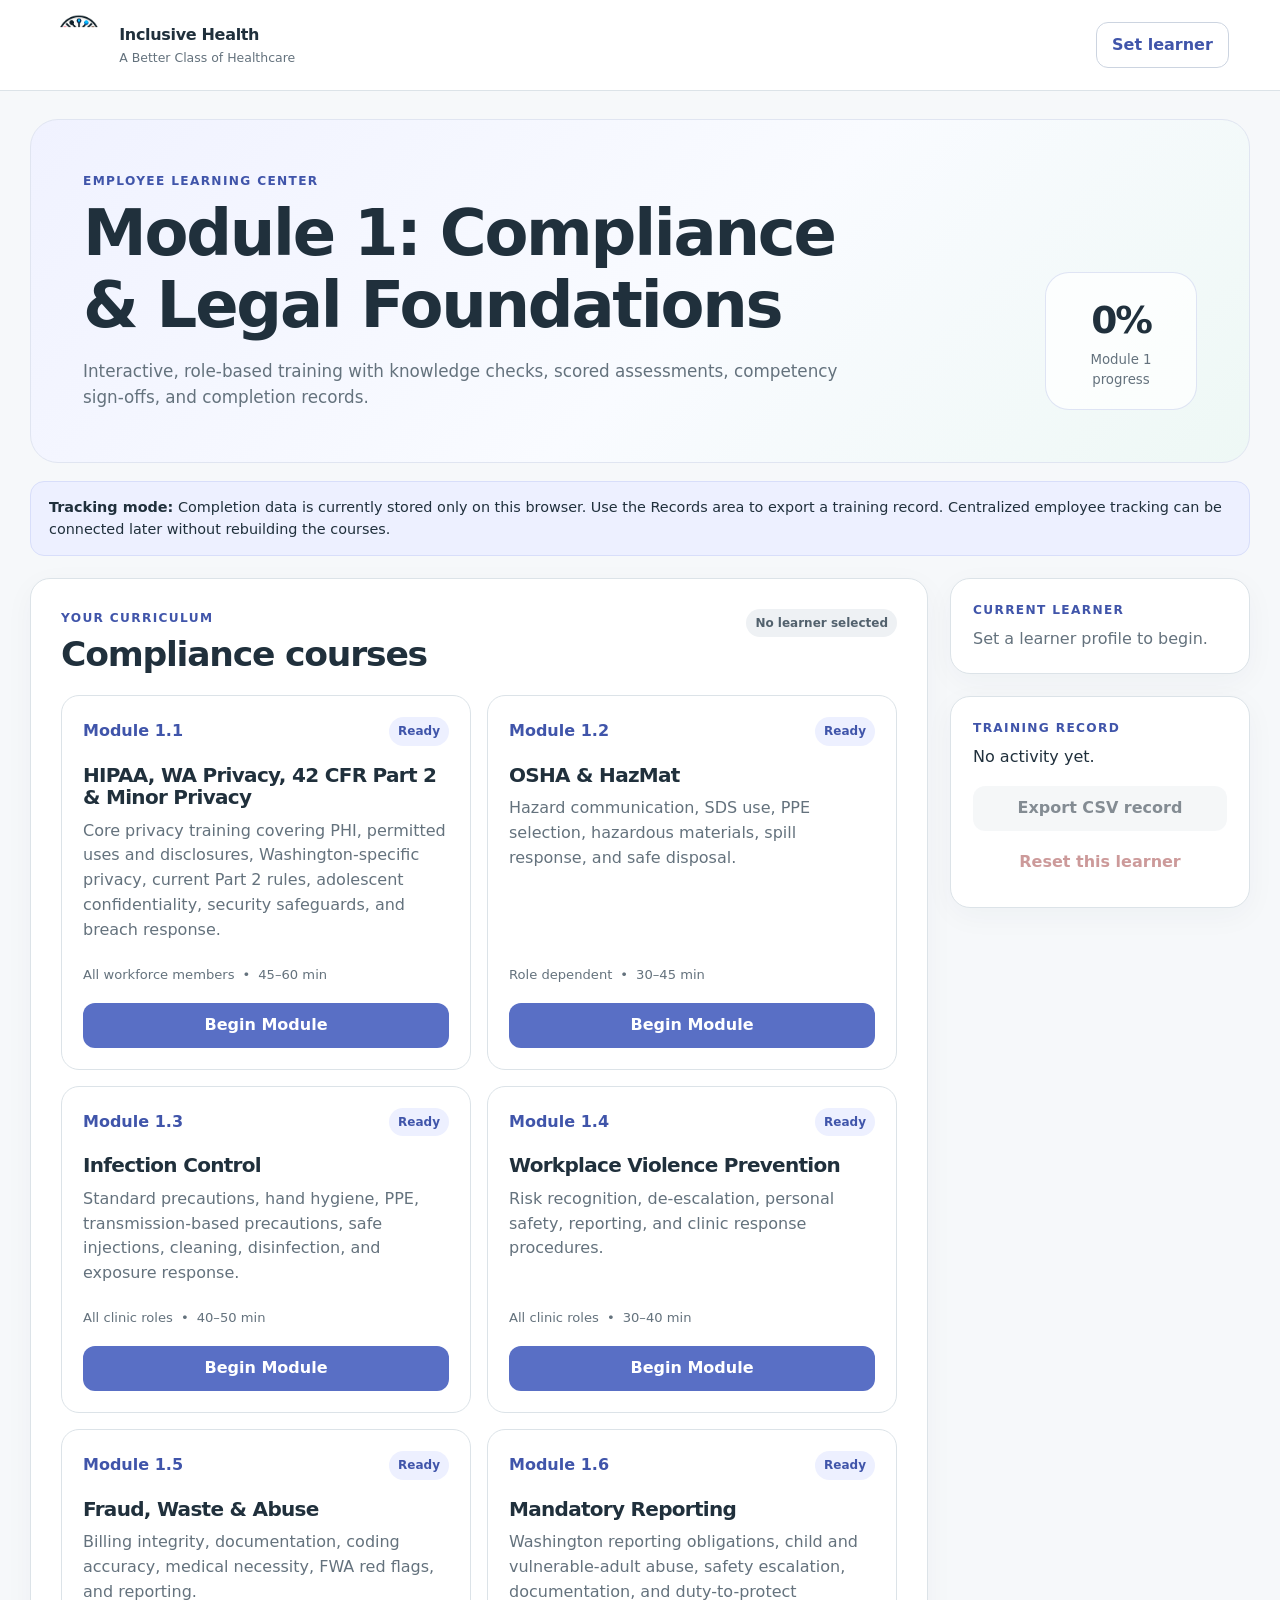
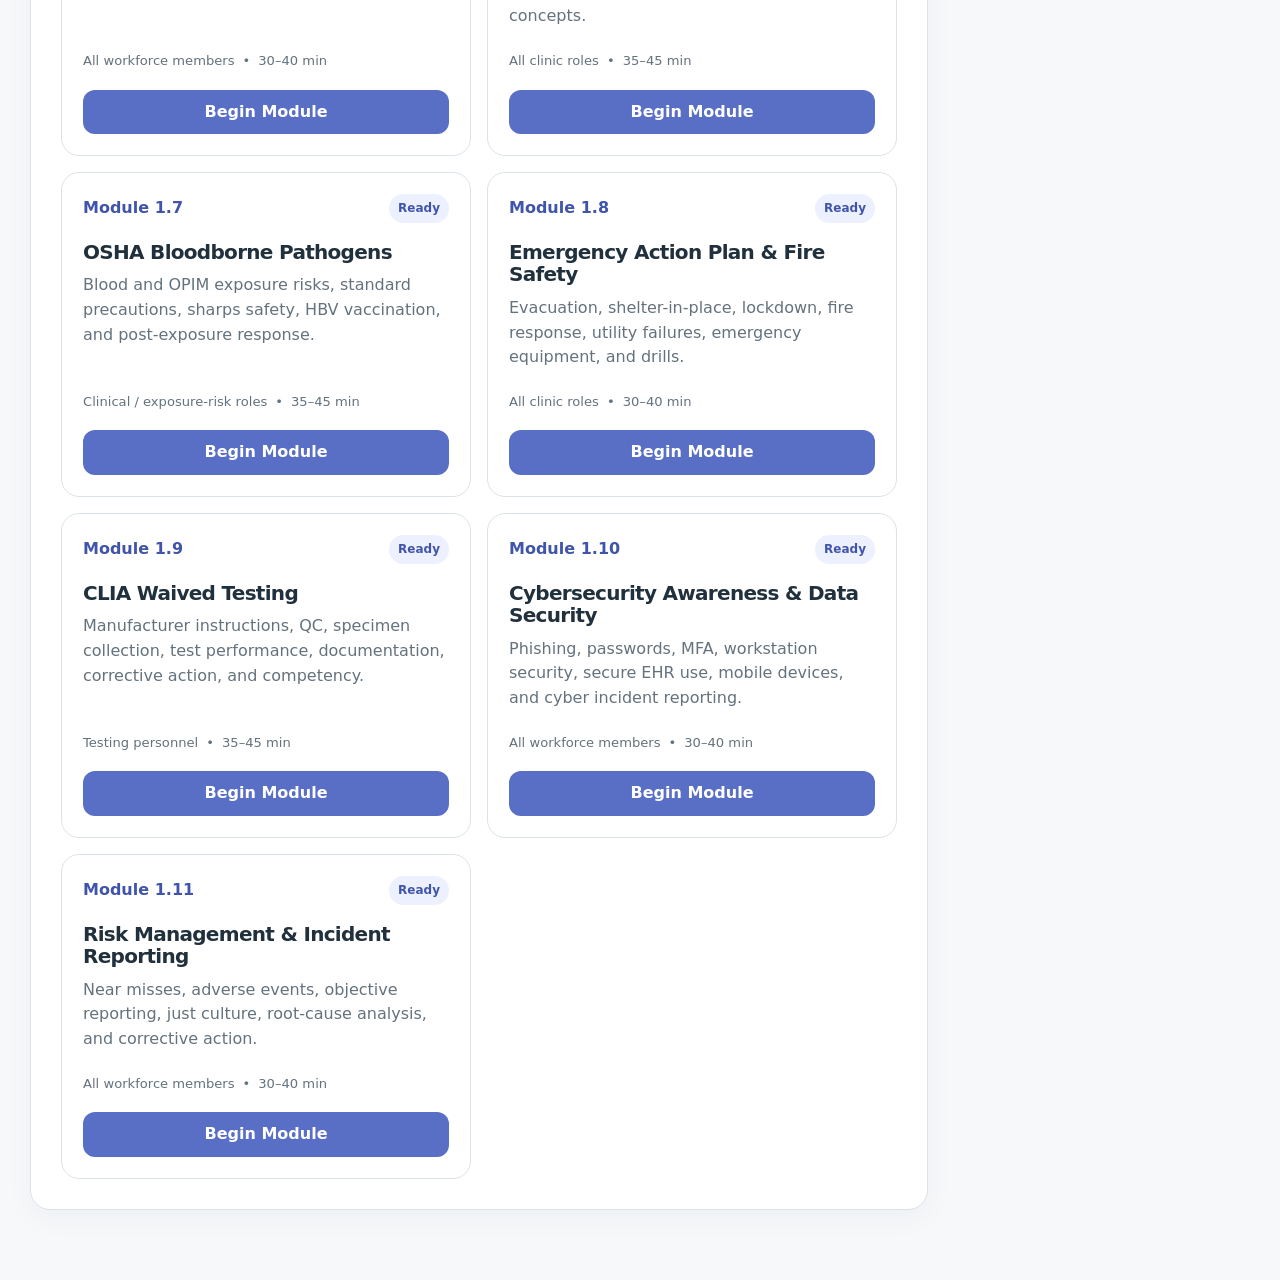
<file: index.html>
<!doctype html>
<html lang="en">
<head>
  <meta charset="utf-8" />
  <meta name="viewport" content="width=device-width, initial-scale=1" />
  <meta name="description" content="Inclusive Health employee compliance training" />
  <title>Inclusive Health Training | Module 1</title>
  <link rel="stylesheet" href="styles.css" />
</head>
<body>
  <header class="site-header">
    <div class="brand-wrap">
      <img src="inclusive-health-logo-header.png" alt="Inclusive Health" style="width:56px;height:62px;object-fit:contain;flex:0 0 auto;" />
      <div>
        <div class="brand-name">Inclusive Health</div>
        <div class="brand-tagline">A Better Class of Healthcare</div>
      </div>
    </div>
    <button id="learnerButton" class="ghost-button" type="button">Set learner</button>
  </header>

  <main id="app" class="app-shell" tabindex="-1">
    <section class="hero">
      <div>
        <p class="eyebrow">Employee Learning Center</p>
        <h1>Module 1: Compliance &amp; Legal Foundations</h1>
        <p class="hero-copy">Interactive, role-based training with knowledge checks, scored assessments, competency sign-offs, and completion records.</p>
      </div>
      <div class="hero-stat" aria-live="polite">
        <span id="overallProgressValue">0%</span>
        <small>Module 1 progress</small>
      </div>
    </section>

    <section id="localTrackingNotice" class="notice notice-info">
      <strong>Tracking mode:</strong> Completion data is currently stored only on this browser. Use the Records area to export a training record. Centralized employee tracking can be connected later without rebuilding the courses.
    </section>

    <section class="dashboard-grid">
      <div class="dashboard-main">
        <section class="section-card">
          <div class="section-heading-row">
            <div>
              <p class="eyebrow">Your curriculum</p>
              <h2>Compliance courses</h2>
            </div>
            <span id="learnerSummary" class="pill">No learner selected</span>
          </div>
          <div id="moduleGrid" class="module-grid"></div>
        </section>
      </div>

      <aside class="dashboard-side">
        <section class="section-card compact-card">
          <p class="eyebrow">Current learner</p>
          <div id="learnerCard" class="learner-card empty-state">Set a learner profile to begin.</div>
        </section>

        <section class="section-card compact-card">
          <p class="eyebrow">Training record</p>
          <div id="recordSummary" class="record-summary">No activity yet.</div>
          <div class="button-stack">
            <button id="exportCsvButton" class="secondary-button" type="button" disabled>Export CSV record</button>
            <button id="resetButton" class="text-button danger-text" type="button" disabled>Reset this learner</button>
          </div>
        </section>
      </aside>
    </section>
  </main>

  <div id="modalBackdrop" class="modal-backdrop hidden" aria-hidden="true"></div>

  <section id="learnerModal" class="modal hidden" role="dialog" aria-modal="true" aria-labelledby="learnerModalTitle">
    <div class="modal-header">
      <div>
        <p class="eyebrow">Learner profile</p>
        <h2 id="learnerModalTitle">Who is completing training?</h2>
      </div>
      <button class="icon-button" data-close-modal type="button" aria-label="Close">×</button>
    </div>
    <form id="learnerForm" class="form-grid">
      <label>
        Employee name
        <input id="learnerName" name="name" autocomplete="name" required maxlength="80" />
      </label>
      <label>
        Employee ID or initials <span class="optional">optional</span>
        <input id="learnerId" name="employeeId" maxlength="40" />
      </label>
      <label>
        Role
        <select id="learnerRole" name="role" required>
          <option value="">Choose a role</option>
          <option value="reception">Reception / Front Desk</option>
          <option value="ma">Medical Assistant / Clinical Support</option>
          <option value="provider">Provider</option>
          <option value="management">Management / Leadership</option>
        </select>
      </label>
      <div class="modal-actions">
        <button class="primary-button" type="submit">Save learner</button>
      </div>
    </form>
  </section>

  <section id="courseModal" class="course-modal hidden" role="dialog" aria-modal="true" aria-labelledby="courseTitle">
    <div class="course-topbar">
      <div>
        <p id="courseKicker" class="eyebrow"></p>
        <h2 id="courseTitle"></h2>
      </div>
      <button class="icon-button" data-close-course type="button" aria-label="Exit course">×</button>
    </div>
    <div class="course-layout">
      <nav class="course-nav" aria-label="Course lessons">
        <div id="courseProgressText" class="course-progress-text"></div>
        <div class="progress-track"><div id="courseProgressBar" class="progress-bar"></div></div>
        <div id="lessonNav" class="lesson-nav"></div>
      </nav>
      <article id="lessonContent" class="lesson-content" tabindex="-1"></article>
    </div>
  </section>

  <template id="moduleCardTemplate">
    <article class="module-card">
      <div class="module-card-top">
        <span class="module-number"></span>
        <span class="module-status pill"></span>
      </div>
      <h3 class="module-title"></h3>
      <p class="module-description"></p>
      <div class="module-meta"></div>
      <button class="module-action primary-button" type="button"></button>
    </article>
  </template>

  <script src="content.js"></script>
  <script src="app.js"></script>
  <script src="course-guards.js"></script>
  <script src="main-navigation.js"></script>
</body>
</html>
</file>
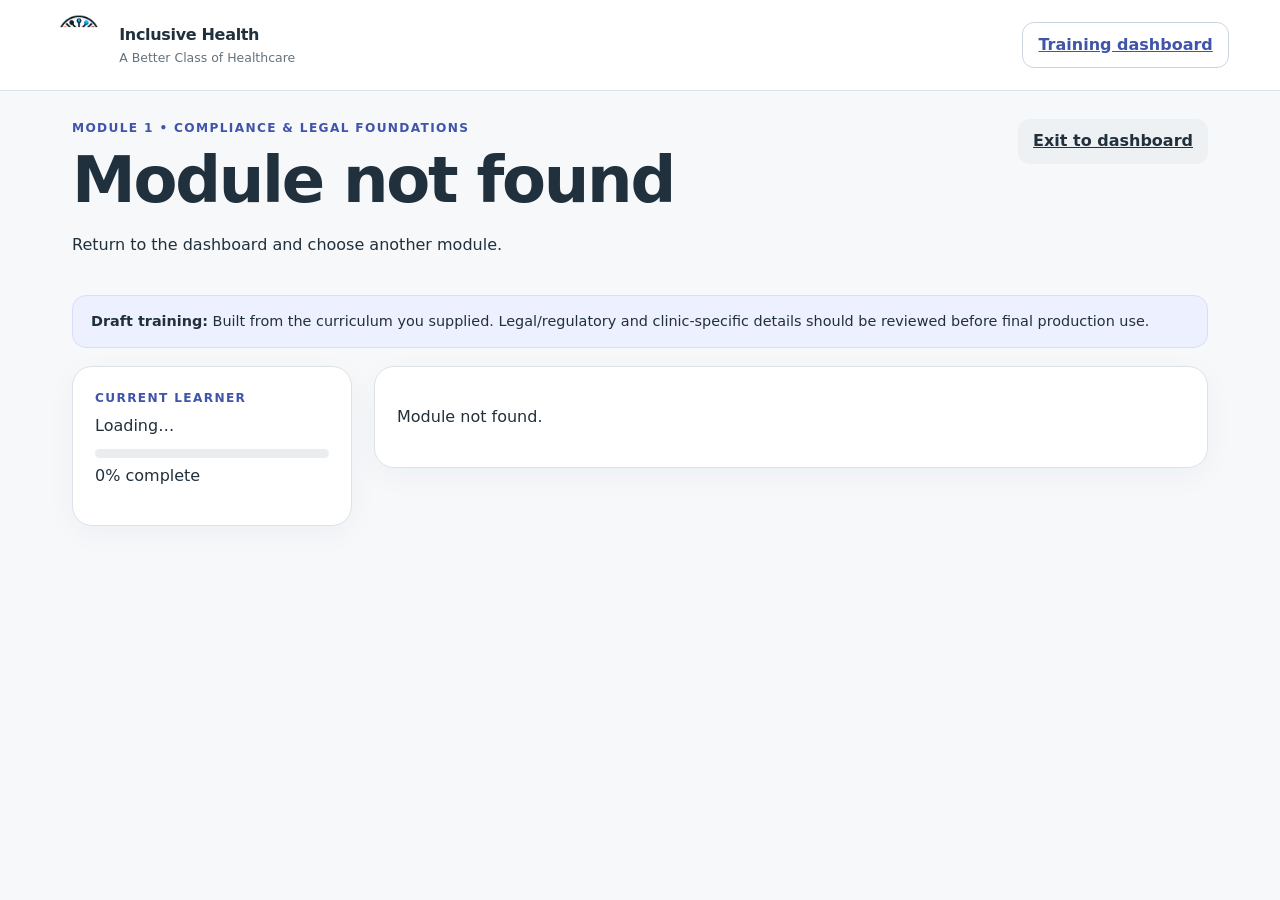
<file: module-hub.html>
<!doctype html>
<html lang="en">
<head>
  <meta charset="utf-8" />
  <meta name="viewport" content="width=device-width, initial-scale=1" />
  <title>Inclusive Health Training | Module</title>
  <link rel="stylesheet" href="styles.css" />
  <style>
    .course-page{max-width:1180px;margin:0 auto;padding:28px 22px 64px}.course-page-head{display:flex;justify-content:space-between;gap:24px;align-items:flex-start;margin-bottom:22px}.course-page-grid{display:grid;grid-template-columns:280px minmax(0,1fr);gap:22px;align-items:start}.course-sidebar{position:sticky;top:18px}.course-sidebar .section-card,.course-main .section-card{padding:22px}.course-nav-list{display:grid;gap:8px;margin-top:14px}.course-nav-list button{width:100%;text-align:left;border:1px solid var(--border-color,#d9dfe5);background:transparent;border-radius:10px;padding:10px 12px;cursor:pointer}.course-nav-list button.active{font-weight:700;border-color:#5969c7}.course-nav-list button.done::after{content:" ✓"}.course-progress-line{height:9px;background:#e9edef;border-radius:999px;overflow:hidden;margin:10px 0 6px}.course-progress-line>div{height:100%;width:0;background:#5969c7;transition:width .2s ease}.lesson-actions{margin-top:26px;display:flex;justify-content:space-between;gap:12px;flex-wrap:wrap}.lesson-actions>div{display:flex;gap:10px;flex-wrap:wrap}.choice-list{display:grid;gap:10px;margin:12px 0}.choice-row{display:flex;gap:10px;align-items:flex-start;padding:10px 12px;border:1px solid #dfe4e8;border-radius:10px}.quiz-question{padding:16px 0;border-bottom:1px solid #e3e7ea}.score-big{font-size:3rem;font-weight:800;margin:.25rem 0}.certificate{text-align:center;border:2px solid #cfd8dc;border-radius:18px;padding:34px;margin:12px 0}.certificate-name{font-size:2rem;font-weight:800;margin:14px 0}.ack-row{display:flex;gap:12px;align-items:flex-start;padding:18px;border:1px solid #dfe4e8;border-radius:12px;margin:18px 0}.hidden{display:none!important}@media(max-width:820px){.course-page-grid{grid-template-columns:1fr}.course-sidebar{position:static}.course-page-head{flex-direction:column}}@media print{.site-header,.course-sidebar,.course-page-head,.lesson-actions,#printCertificate{display:none!important}.course-page-grid{display:block}.course-main .section-card{box-shadow:none;border:0}.course-page{padding:0}}
  </style>
</head>
<body>
  <header class="site-header"><div class="brand-wrap"><img src="inclusive-health-logo-header.png" alt="Inclusive Health" style="width:56px;height:62px;object-fit:contain;flex:0 0 auto;" /><div><div class="brand-name">Inclusive Health</div><div class="brand-tagline">A Better Class of Healthcare</div></div></div><a class="ghost-button" href="index.html">Training dashboard</a></header>
  <main class="course-page">
    <div class="course-page-head"><div><p class="eyebrow">Module 1 • Compliance &amp; Legal Foundations</p><h1 id="moduleTitle">Module</h1><p id="moduleDescription"></p></div><a class="secondary-button" href="index.html">Exit to dashboard</a></div>
    <div id="noLearner" class="notice notice-warning hidden">No learner profile is selected. Return to the dashboard and set a learner before starting this module.</div>
    <div class="notice notice-info" style="margin-bottom:18px"><strong>Draft training:</strong> Built from the curriculum you supplied. Legal/regulatory and clinic-specific details should be reviewed before final production use.</div>
    <div class="course-page-grid">
      <aside class="course-sidebar"><section class="section-card"><p class="eyebrow">Current learner</p><div id="learnerIdentity">Loading…</div><div class="course-progress-line"><div id="progressBar"></div></div><div id="progressText">0% complete</div><nav id="lessonNav" class="course-nav-list" aria-label="Module lessons"></nav></section></aside>
      <section class="course-main"><article id="lessonHost" class="section-card" tabindex="-1"></article></section>
    </div>
  </main>
  <script src="content.js"></script>
  <script src="module-data.js"></script>
  <script src="module-hub.js"></script>
</body>
</html>
</file>
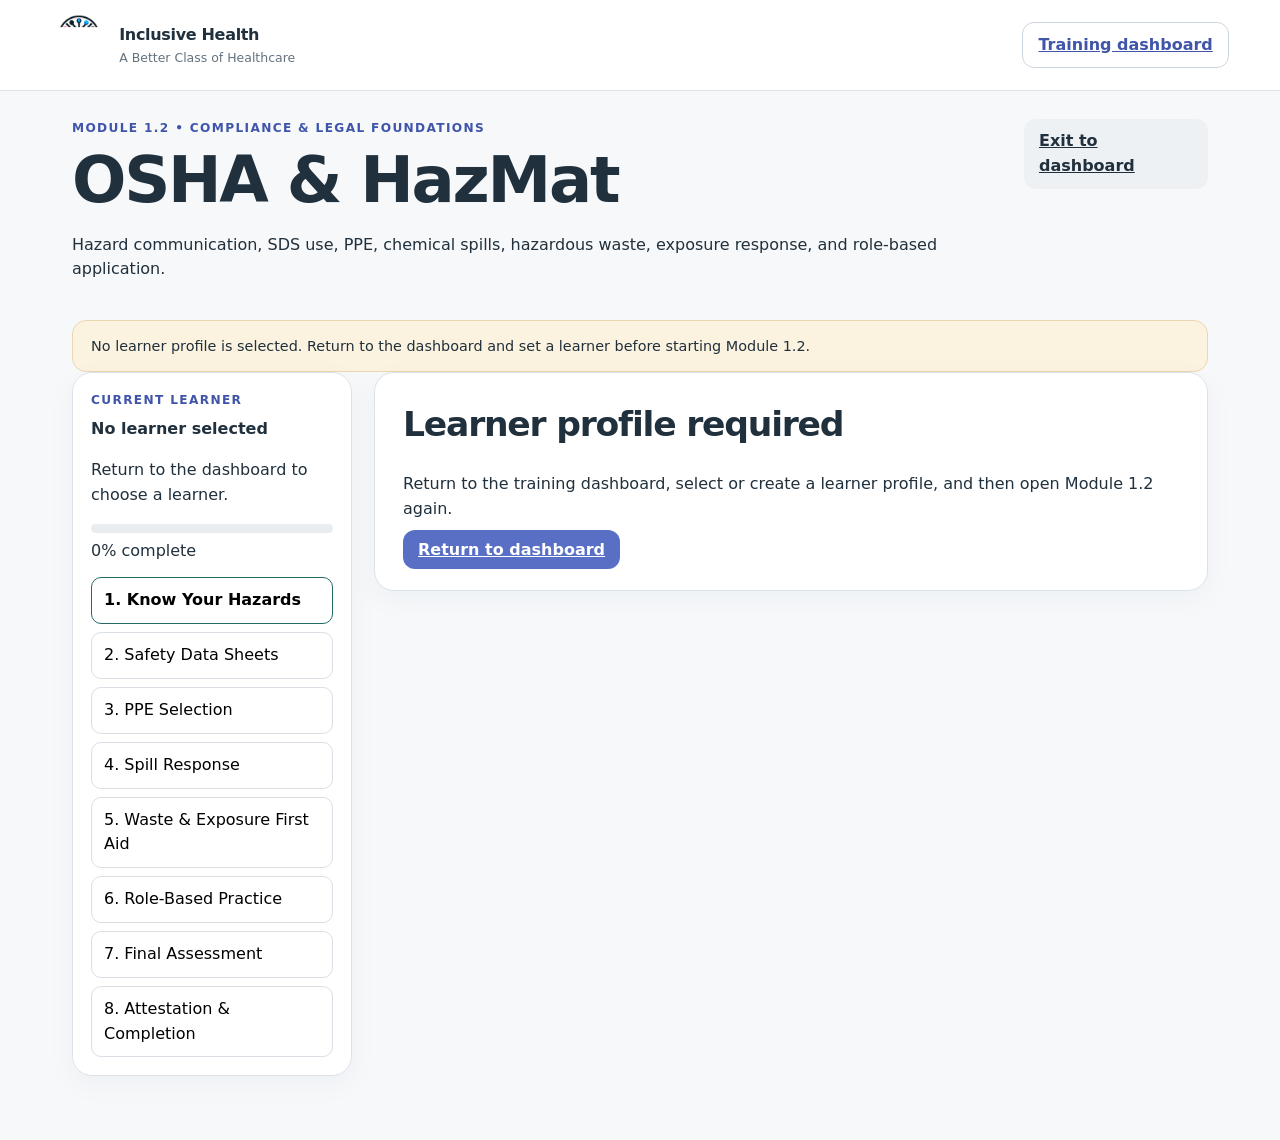
<file: module12.html>
<!doctype html>
<html lang="en">
<head>
  <meta charset="utf-8" />
  <meta name="viewport" content="width=device-width, initial-scale=1" />
  <meta name="description" content="Inclusive Health Module 1.2 OSHA and HazMat training" />
  <title>Module 1.2 | OSHA & HazMat | Inclusive Health Training</title>
  <link rel="stylesheet" href="styles.css" />
  <style>
    .course-page { max-width: 1180px; margin: 0 auto; padding: 28px 22px 64px; }
    .course-page-head { display:flex; justify-content:space-between; gap:24px; align-items:flex-start; margin-bottom:22px; }
    .course-page-head h1 { margin:.25rem 0 .5rem; }
    .course-page-grid { display:grid; grid-template-columns:280px minmax(0,1fr); gap:22px; align-items:start; }
    .course-sidebar { position:sticky; top:18px; }
    .course-sidebar .section-card { padding:18px; }
    .module12-nav { display:grid; gap:8px; margin-top:14px; }
    .module12-nav button { width:100%; text-align:left; border:1px solid var(--border-color,#d9dfe5); background:transparent; border-radius:10px; padding:10px 12px; cursor:pointer; }
    .module12-nav button.active { border-color:var(--brand,#246b68); font-weight:700; }
    .module12-nav button.done::after { content:" ✓"; }
    .course-main { min-width:0; }
    .course-main .section-card { padding:28px; }
    .course-progress-line { height:9px; background:#e9edef; border-radius:999px; overflow:hidden; margin:10px 0 6px; }
    .course-progress-line > div { height:100%; width:0; background:var(--brand,#246b68); transition:width .2s ease; }
    .lesson-copy h2 { margin-top:.2rem; }
    .lesson-copy h3 { margin-top:1.4rem; }
    .lesson-copy li { margin:.4rem 0; }
    .lesson-copy table { width:100%; border-collapse:collapse; margin:16px 0; }
    .lesson-copy th,.lesson-copy td { border-bottom:1px solid #dfe4e8; padding:10px; text-align:left; vertical-align:top; }
    .knowledge-check { margin-top:24px; padding:18px; border:1px solid #dfe4e8; border-radius:14px; }
    .choice-list { display:grid; gap:10px; margin:12px 0; }
    .choice-row { display:flex; gap:10px; align-items:flex-start; padding:10px 12px; border:1px solid #dfe4e8; border-radius:10px; cursor:pointer; }
    .feedback { margin-top:10px; padding:10px 12px; border-radius:10px; }
    .feedback.correct { background:#eaf7ef; }
    .feedback.incorrect { background:#fff0ee; }
    .lesson-actions { margin-top:26px; display:flex; justify-content:space-between; gap:12px; flex-wrap:wrap; }
    .scenario-card,.quiz-question { padding:16px 0; border-bottom:1px solid #e3e7ea; }
    .score-big { font-size:3rem; font-weight:800; margin:.25rem 0; }
    .certificate { text-align:center; border:2px solid #cfd8dc; border-radius:18px; padding:34px; margin:12px 0; }
    .certificate-name { font-size:2rem; font-weight:800; margin:14px 0; }
    .source-note { font-size:.92rem; opacity:.78; margin-top:22px; }
    @media (max-width: 820px) {
      .course-page-grid { grid-template-columns:1fr; }
      .course-sidebar { position:static; }
      .course-page-head { flex-direction:column; }
    }
    @media print {
      .site-header,.course-sidebar,.course-page-head .secondary-button,.lesson-actions,#printCertificate { display:none !important; }
      .course-page-grid { display:block; }
      .course-page { padding:0; }
      .course-main .section-card { box-shadow:none; border:0; }
    }
  </style>
</head>
<body>
  <header class="site-header">
    <div class="brand-wrap">
      <img src="inclusive-health-logo-header.png" alt="Inclusive Health" style="width:56px;height:62px;object-fit:contain;flex:0 0 auto;" />
      <div>
        <div class="brand-name">Inclusive Health</div>
        <div class="brand-tagline">A Better Class of Healthcare</div>
      </div>
    </div>
    <a class="ghost-button" href="index.html">Training dashboard</a>
  </header>

  <main class="course-page">
    <div class="course-page-head">
      <div>
        <p class="eyebrow">Module 1.2 • Compliance &amp; Legal Foundations</p>
        <h1>OSHA &amp; HazMat</h1>
        <p>Hazard communication, SDS use, PPE, chemical spills, hazardous waste, exposure response, and role-based application.</p>
      </div>
      <a class="secondary-button" href="index.html">Exit to dashboard</a>
    </div>

    <div id="noLearner" class="notice notice-warning hidden">
      No learner profile is selected. Return to the dashboard and set a learner before starting Module 1.2.
    </div>

    <div class="course-page-grid">
      <aside class="course-sidebar">
        <section class="section-card">
          <p class="eyebrow">Current learner</p>
          <div id="learnerIdentity">Loading…</div>
          <div class="course-progress-line"><div id="progressBar"></div></div>
          <div id="progressText">0% complete</div>
          <nav id="lessonNav" class="module12-nav" aria-label="Module 1.2 lessons"></nav>
        </section>
      </aside>

      <section class="course-main">
        <article id="lessonHost" class="section-card lesson-copy" tabindex="-1"></article>
      </section>
    </div>
  </main>

  <script src="module12.js"></script>
</body>
</html>
</file>
<file: styles.css>
:root {
  --ink: #20303c;
  --muted: #64727d;
  --paper: #f6f8fa;
  --card: #ffffff;
  --line: #dce3e8;
  --accent: #596fc5;
  --accent-dark: #4055aa;
  --accent-soft: #edf0ff;
  --success: #2f7c63;
  --success-soft: #e8f6f0;
  --warning: #8a6427;
  --warning-soft: #fbf2df;
  --danger: #a44848;
  --danger-soft: #fbeaea;
  --shadow: 0 18px 50px rgba(38, 54, 67, .10);
  --radius: 20px;
}

* { box-sizing: border-box; }
html { scroll-behavior: smooth; }
body {
  margin: 0;
  min-width: 320px;
  background: var(--paper);
  color: var(--ink);
  font-family: Inter, ui-sans-serif, system-ui, -apple-system, BlinkMacSystemFont, "Segoe UI", sans-serif;
  line-height: 1.55;
}
button, input, select { font: inherit; }
button { cursor: pointer; }
button:disabled { cursor: not-allowed; opacity: .55; }
button:focus-visible, input:focus-visible, select:focus-visible, [tabindex]:focus-visible {
  outline: 3px solid rgba(89,111,197,.32);
  outline-offset: 2px;
}

.site-header {
  position: sticky;
  top: 0;
  z-index: 20;
  display: flex;
  align-items: center;
  justify-content: space-between;
  gap: 20px;
  padding: 14px clamp(18px, 4vw, 56px);
  background: rgba(255,255,255,.94);
  border-bottom: 1px solid var(--line);
  backdrop-filter: blur(12px);
}
.brand-wrap { display: flex; align-items: center; gap: 12px; min-width: 0; }
.brand-mark {
  display: grid;
  place-items: center;
  width: 42px;
  height: 42px;
  border-radius: 14px;
  background: var(--accent-soft);
  color: var(--accent-dark);
  font-weight: 800;
  letter-spacing: -.03em;
}
.brand-name { font-weight: 800; letter-spacing: -.02em; }
.brand-tagline { color: var(--muted); font-size: .78rem; }

.app-shell { width: min(1220px, calc(100% - 32px)); margin: 28px auto 70px; }
.hero {
  display: flex;
  align-items: flex-end;
  justify-content: space-between;
  gap: 28px;
  padding: clamp(28px, 5vw, 52px);
  border-radius: 28px;
  background: linear-gradient(135deg, #f0f2ff, #f9fbff 55%, #eef8f5);
  border: 1px solid #e0e5f1;
}
.eyebrow {
  margin: 0 0 7px;
  color: var(--accent-dark);
  font-size: .76rem;
  font-weight: 800;
  letter-spacing: .11em;
  text-transform: uppercase;
}
h1, h2, h3 { margin-top: 0; line-height: 1.12; letter-spacing: -.035em; }
h1 { max-width: 820px; margin-bottom: 14px; font-size: clamp(2rem, 5vw, 4.25rem); }
h2 { font-size: clamp(1.45rem, 2.7vw, 2.25rem); }
h3 { font-size: 1.25rem; }
.hero-copy { max-width: 760px; margin-bottom: 0; color: var(--muted); font-size: 1.05rem; }
.hero-stat {
  flex: 0 0 auto;
  display: grid;
  place-items: center;
  width: 152px;
  min-height: 130px;
  padding: 18px;
  border: 1px solid rgba(89,111,197,.18);
  border-radius: 24px;
  background: rgba(255,255,255,.72);
  text-align: center;
}
.hero-stat span { display: block; font-size: 2.35rem; font-weight: 850; letter-spacing: -.06em; }
.hero-stat small { color: var(--muted); }

.notice { margin-top: 18px; padding: 14px 18px; border-radius: 14px; font-size: .9rem; }
.notice-info { background: var(--accent-soft); border: 1px solid #d8defa; }
.notice-warning { background: var(--warning-soft); border: 1px solid #ead7b2; }
.notice-success { background: var(--success-soft); border: 1px solid #cce8dc; }

.dashboard-grid { display: grid; grid-template-columns: minmax(0, 1fr) 300px; gap: 22px; margin-top: 22px; align-items: start; }
.dashboard-main, .dashboard-side { min-width: 0; }
.dashboard-side { display: grid; gap: 22px; }
.section-card {
  background: var(--card);
  border: 1px solid var(--line);
  border-radius: var(--radius);
  box-shadow: 0 8px 30px rgba(38,54,67,.04);
  padding: clamp(20px, 3vw, 30px);
}
.compact-card { padding: 22px; }
.section-heading-row { display: flex; align-items: flex-start; justify-content: space-between; gap: 18px; margin-bottom: 22px; }
.section-heading-row h2 { margin-bottom: 0; }
.module-grid { display: grid; grid-template-columns: repeat(2, minmax(0, 1fr)); gap: 16px; }
.module-card {
  display: flex;
  flex-direction: column;
  min-height: 290px;
  padding: 21px;
  border: 1px solid var(--line);
  border-radius: 18px;
  background: #fff;
}
.module-card:hover { border-color: #c8d0dc; }
.module-card-top { display: flex; justify-content: space-between; align-items: center; gap: 10px; margin-bottom: 18px; }
.module-number { font-weight: 850; color: var(--accent-dark); }
.module-title { margin-bottom: 10px; }
.module-description { color: var(--muted); margin-top: 0; flex: 1; }
.module-meta { display: flex; flex-wrap: wrap; gap: 8px; margin: 6px 0 18px; color: var(--muted); font-size: .82rem; }
.pill { display: inline-flex; align-items: center; width: fit-content; max-width: 100%; padding: 5px 9px; border-radius: 999px; background: #eef1f4; color: #52616d; font-size: .75rem; font-weight: 760; }
.pill.complete { background: var(--success-soft); color: var(--success); }
.pill.progress { background: var(--warning-soft); color: var(--warning); }
.pill.ready { background: var(--accent-soft); color: var(--accent-dark); }

.primary-button, .secondary-button, .ghost-button, .text-button, .icon-button {
  border: 0;
  border-radius: 12px;
  min-height: 44px;
  padding: 10px 15px;
  font-weight: 760;
}
.primary-button { background: var(--accent); color: white; }
.primary-button:hover { background: var(--accent-dark); }
.secondary-button { background: #eef1f4; color: var(--ink); }
.ghost-button { background: transparent; color: var(--accent-dark); border: 1px solid #ccd4e0; }
.text-button { background: transparent; padding-left: 0; padding-right: 0; min-height: auto; }
.danger-text { color: var(--danger); }
.icon-button { display: grid; place-items: center; width: 44px; padding: 0; background: #eef1f4; font-size: 1.5rem; }
.button-stack { display: grid; gap: 9px; margin-top: 16px; }
.module-action { width: 100%; }

.learner-card strong { display: block; font-size: 1.15rem; }
.learner-card p, .record-summary p { margin: 6px 0; color: var(--muted); font-size: .9rem; }
.empty-state { color: var(--muted); }

.hidden { display: none !important; }
.modal-backdrop { position: fixed; inset: 0; z-index: 60; background: rgba(21, 31, 39, .52); }
.modal {
  position: fixed;
  z-index: 70;
  left: 50%;
  top: 50%;
  transform: translate(-50%, -50%);
  width: min(620px, calc(100% - 28px));
  max-height: calc(100% - 40px);
  overflow: auto;
  padding: 24px;
  border-radius: 22px;
  background: white;
  box-shadow: var(--shadow);
}
.modal-header { display: flex; align-items: flex-start; justify-content: space-between; gap: 18px; margin-bottom: 18px; }
.modal-header h2 { margin-bottom: 0; }
.form-grid { display: grid; gap: 16px; }
.form-grid label { display: grid; gap: 7px; font-weight: 720; }
.form-grid input, .form-grid select {
  width: 100%;
  min-height: 48px;
  padding: 10px 12px;
  border: 1px solid #ccd4dc;
  border-radius: 10px;
  background: white;
  color: var(--ink);
  font-size: 16px;
}
.optional { color: var(--muted); font-size: .78rem; font-weight: 500; }
.modal-actions { display: flex; justify-content: flex-end; margin-top: 6px; }

.course-modal {
  position: fixed;
  inset: 18px;
  z-index: 80;
  overflow: hidden;
  border: 1px solid var(--line);
  border-radius: 24px;
  background: var(--paper);
  box-shadow: var(--shadow);
}
.course-topbar { display: flex; align-items: center; justify-content: space-between; gap: 18px; padding: 17px 22px; background: white; border-bottom: 1px solid var(--line); }
.course-topbar h2 { margin: 0; font-size: 1.2rem; }
.course-topbar .eyebrow { margin-bottom: 3px; }
.course-layout { display: grid; grid-template-columns: 275px minmax(0, 1fr); height: calc(100% - 79px); min-height: 0; }
.course-nav { overflow-y: auto; padding: 21px 16px; border-right: 1px solid var(--line); background: #fff; }
.course-progress-text { margin-bottom: 8px; font-size: .86rem; font-weight: 760; }
.progress-track { width: 100%; height: 8px; overflow: hidden; border-radius: 999px; background: #e8edf1; }
.progress-bar { width: 0; height: 100%; background: var(--accent); transition: width .25s ease; }
.lesson-nav { display: grid; gap: 7px; margin-top: 22px; }
.lesson-nav button { width: 100%; border: 0; border-radius: 10px; padding: 11px; background: transparent; color: var(--ink); text-align: left; }
.lesson-nav button.active { background: var(--accent-soft); color: var(--accent-dark); font-weight: 760; }
.lesson-nav button.done::after { content: " ✓"; color: var(--success); font-weight: 850; }
.lesson-content { overflow-y: auto; padding: clamp(24px, 5vw, 58px); background: var(--paper); }
.lesson-inner { width: min(800px, 100%); margin: 0 auto; }
.lesson-inner h2 { margin-bottom: 14px; }
.lesson-inner h3 { margin-top: 30px; }
.lesson-inner p, .lesson-inner li { font-size: 1rem; }
.lesson-inner .lead { color: var(--muted); font-size: 1.09rem; }
.lesson-inner ul, .lesson-inner ol { padding-left: 23px; }
.lesson-inner li + li { margin-top: 7px; }
.learning-callout { margin: 22px 0; padding: 18px; border-left: 4px solid var(--accent); border-radius: 10px; background: #fff; }
.learning-callout strong { display: block; margin-bottom: 6px; }
.comparison-grid { display: grid; grid-template-columns: repeat(2, minmax(0, 1fr)); gap: 14px; margin: 20px 0; }
.mini-card { padding: 17px; border: 1px solid var(--line); border-radius: 14px; background: white; }
.mini-card h3, .mini-card h4 { margin: 0 0 7px; }
.mini-card p { margin: 0; color: var(--muted); }

.knowledge-check { margin: 28px 0; padding: 20px; border: 1px solid #d6deea; border-radius: 16px; background: white; }
.knowledge-check fieldset { border: 0; padding: 0; margin: 0; }
.knowledge-check legend { font-weight: 800; margin-bottom: 14px; }
.choice-list { display: grid; gap: 9px; }
.choice-row { display: flex; align-items: flex-start; gap: 10px; padding: 11px; border: 1px solid var(--line); border-radius: 11px; }
.choice-row input { margin-top: 4px; }
.feedback { margin-top: 12px; padding: 12px; border-radius: 10px; font-size: .9rem; }
.feedback.correct { background: var(--success-soft); color: #235e4b; }
.feedback.incorrect { background: var(--danger-soft); color: #7f3434; }
.lesson-actions { display: flex; flex-wrap: wrap; justify-content: space-between; gap: 12px; margin-top: 34px; padding-top: 20px; border-top: 1px solid var(--line); }

.quiz-question { margin: 0 0 18px; padding: 20px; border: 1px solid var(--line); border-radius: 15px; background: white; }
.quiz-question h3 { margin-top: 0; font-size: 1rem; line-height: 1.4; letter-spacing: 0; }
.quiz-result { padding: 22px; border-radius: 16px; background: white; border: 1px solid var(--line); }
.quiz-result .score { font-size: 3rem; font-weight: 850; letter-spacing: -.06em; }
.ack-row { display: flex; gap: 10px; align-items: flex-start; margin: 20px 0; padding: 15px; background: #fff; border: 1px solid var(--line); border-radius: 13px; }
.ack-row input { margin-top: 4px; }
.certificate { padding: 26px; border: 2px solid #cbd4df; border-radius: 18px; background: white; text-align: center; }
.certificate h2 { margin-bottom: 8px; }
.certificate-name { font-size: 1.8rem; font-weight: 850; }
.source-list { margin-top: 30px; font-size: .83rem; color: var(--muted); }
.source-list a { color: var(--accent-dark); }

@media (max-width: 900px) {
  .dashboard-grid { grid-template-columns: 1fr; }
  .dashboard-side { grid-template-columns: repeat(2, minmax(0, 1fr)); }
  .course-layout { grid-template-columns: 220px minmax(0, 1fr); }
}
@media (max-width: 700px) {
  .site-header { align-items: flex-start; }
  .brand-tagline { display: none; }
  .app-shell { width: min(100% - 20px, 1220px); margin-top: 12px; }
  .hero { align-items: flex-start; flex-direction: column; padding: 25px; }
  .hero-stat { width: 100%; min-height: auto; display: flex; justify-content: space-between; }
  .module-grid, .dashboard-side, .comparison-grid { grid-template-columns: 1fr; }
  .section-heading-row { flex-direction: column; }
  .course-modal { inset: 6px; border-radius: 16px; overflow: auto; }
  .course-layout { display: block; height: auto; }
  .course-nav { position: sticky; top: 0; z-index: 2; overflow-x: auto; overflow-y: hidden; padding: 12px; border-right: 0; border-bottom: 1px solid var(--line); }
  .course-progress-text, .course-nav .progress-track { display: none; }
  .lesson-nav { display: flex; width: max-content; margin-top: 0; }
  .lesson-nav button { width: auto; white-space: nowrap; }
  .lesson-content { overflow: visible; padding: 22px 16px 44px; }
}

@media print {
  .site-header, .hero, .notice, .dashboard-grid, .course-topbar, .course-nav, .lesson-actions, .knowledge-check, .quiz-question { display: none !important; }
  .course-modal { position: static; display: block !important; border: 0; box-shadow: none; }
  .course-layout, .lesson-content { display: block; height: auto; overflow: visible; padding: 0; background: white; }
  .certificate { margin-top: 15vh; }
}
</file>
